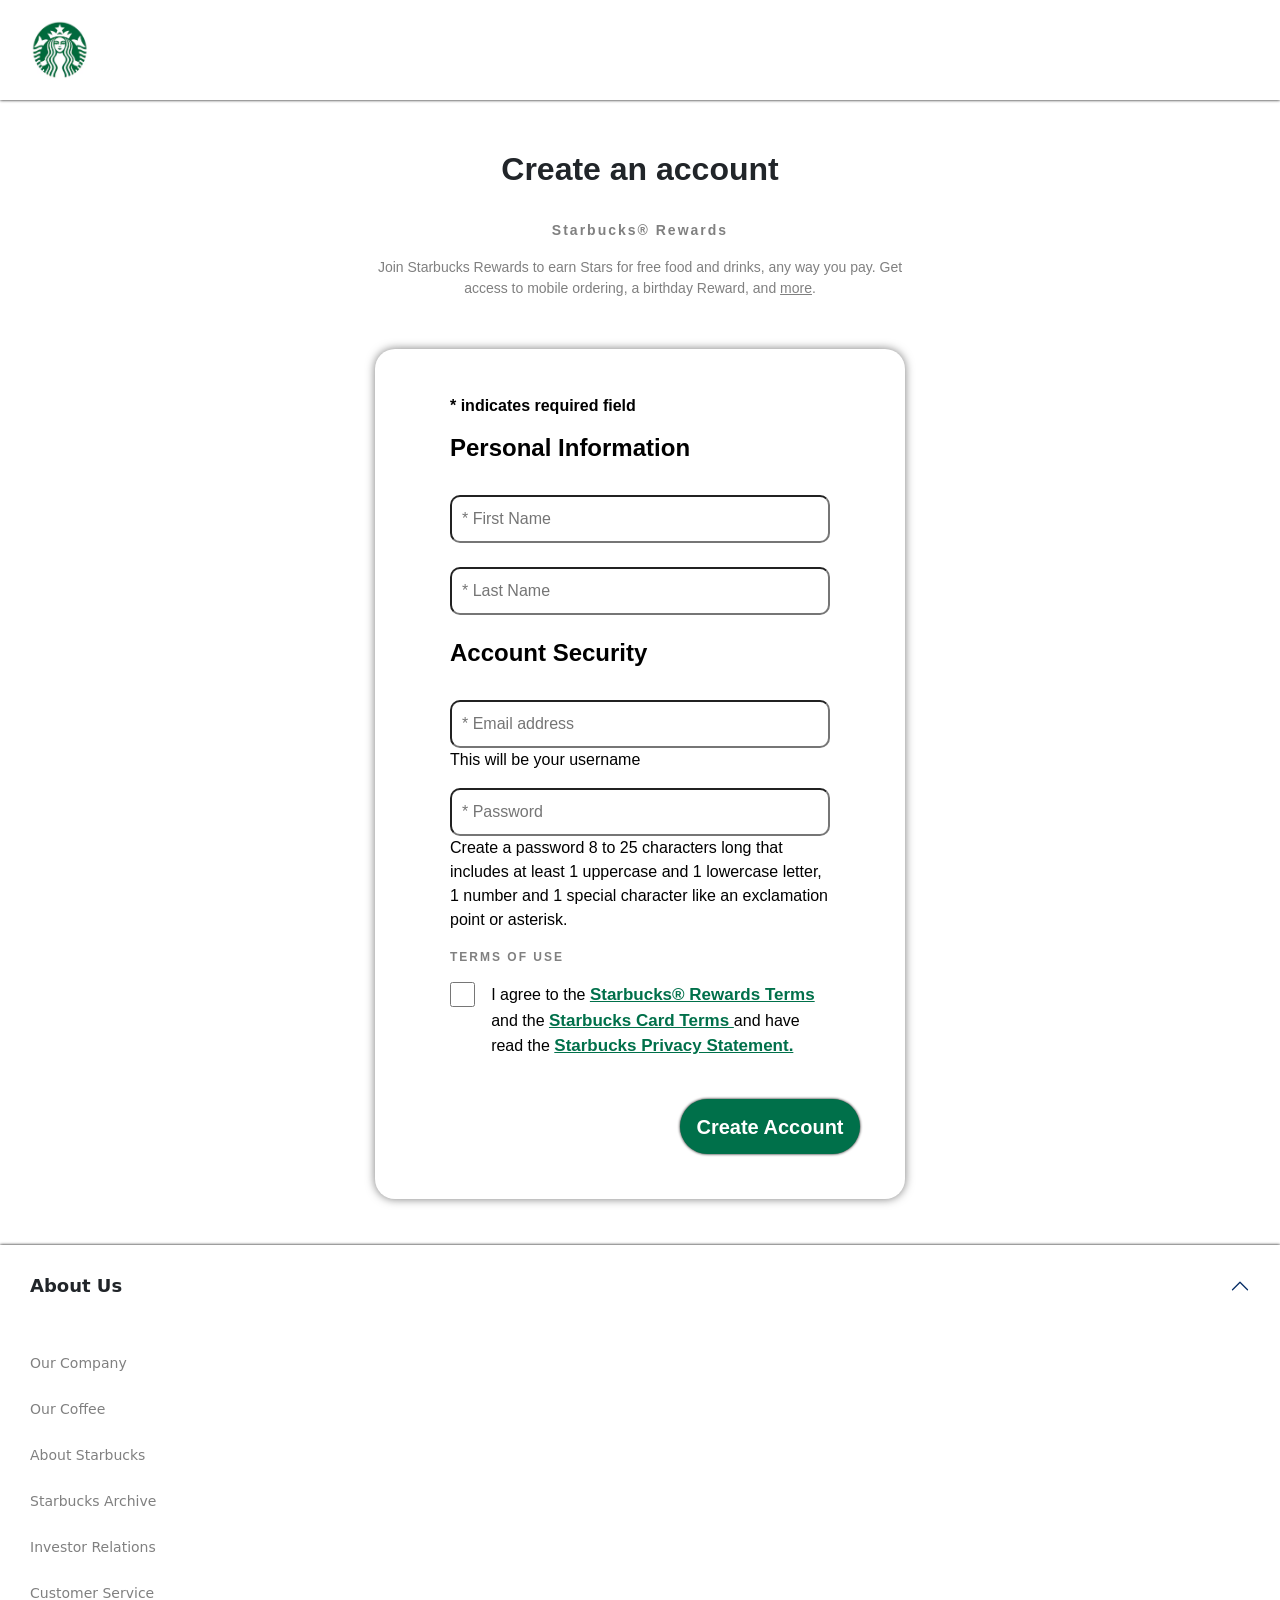
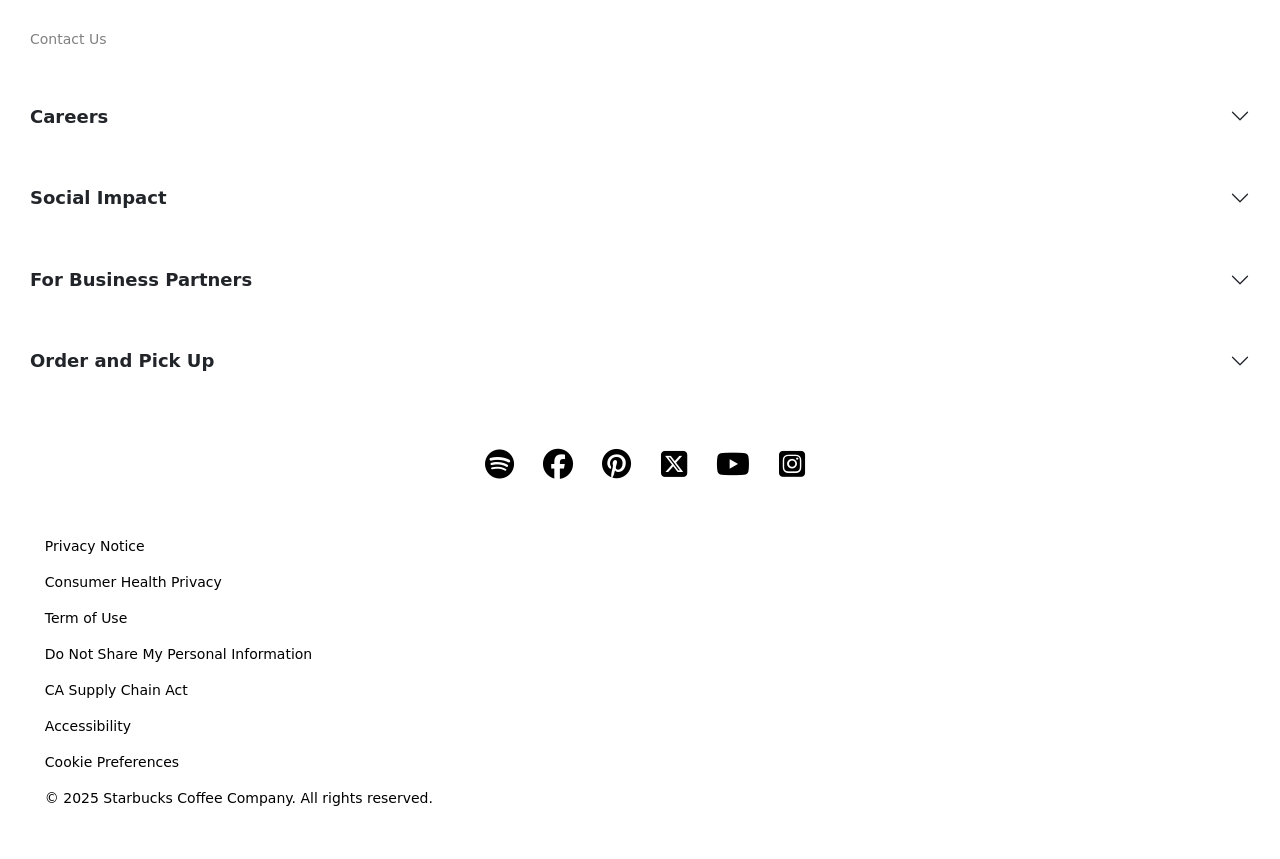
<file: Join now.html>
<!doctype html>
<html lang="en">
  <head>
    <meta charset="UTF-8" />
    <meta name="viewport" content="width=device-width, initial-scale=1.0" />
    <link
      rel="stylesheet"
      href="https://cdnjs.cloudflare.com/ajax/libs/font-awesome/6.7.2/css/all.min.css"
      integrity="sha512-Evv84Mr4kqVGRNSgIGL/F/aIDqQb7xQ2vcrdIwxfjThSH8CSR7PBEakCr51Ck+w+/U6swU2Im1vVX0SVk9ABhg=="
      crossorigin="anonymous"
      referrerpolicy="no-referrer"
    />
    <link
      href="https://cdn.jsdelivr.net/npm/bootstrap@5.0.2/dist/css/bootstrap.min.css"
      rel="stylesheet"
      integrity="sha384-EVSTQN3/azprG1Anm3QDgpJLIm9Nao0Yz1ztcQTwFspd3yD65VohhpuuCOmLASjC"
      crossorigin="anonymous"
    />
    <script
      src="https://cdn.jsdelivr.net/npm/bootstrap@5.0.2/dist/js/bootstrap.bundle.min.js"
      integrity="sha384-MrcW6ZMFYlzcLA8Nl+NtUVF0sA7MsXsP1UyJoMp4YLEuNSfAP+JcXn/tWtIaxVXM"
      crossorigin="anonymous"
    ></script>
    <title>Starbucks</title>
    <link rel="stylesheet" href="/Main.css" />
    <style>
      .signinbox,
      .underSignin {
        font-family: Arial, Helvetica, sans-serif;
      }
      .signinbox {
        width: 600px;
        height: 1100px;
        margin: auto;
        margin-top: 15px;
        padding: 35px;
      }
      .signin {
        width: 100%;
        height: 850px;
        margin-top: 50px;
        border-radius: 20px;
        box-shadow: 0 0 10px rgba(0, 0, 0, 0.522);
        padding: 45px 75px;
        display: flex;
        flex-direction: column;
        border: none;
      }
      .signin button {
        width: 180px;
        height: 60px;
        border-radius: 45px;
        font-size: 20px;
        background-color: #00704a;
        color: white;
        border: none;
        font-weight: 700;
        margin-left: 230px;
        display: flex;
        justify-content: center;
        align-items: center;
        box-shadow: 0 0 3px rgba(0, 0, 0, 1);
        transition: all 0.2s;
      }
      .signin a {
        text-decoration: underline;
        font-size: 17px;
        color: #00704a;
        font-weight: 700;
      }
      .signin p {
        font-size: 16px;
        color: black;
      }
      .signin input {
        width: 100%;
        height: 50px;
        border-radius: 10px;
        padding: 10px;
      }
      .signin a:hover {
        text-decoration: none;
      }
      .signin button:hover {
        width: 185px;
        height: 65px;
      }
      h4 {
        color: black;
        font-weight: 700;
      }
      @media screen and (max-width: 768px) {
        .signinbox {
          width: 500px;
        }
        .signin button {
          margin-left: 150px;
        }
      }
    </style>
  </head>
  <body>
    <div class="container-fluid">
      <div class="header">
        <div class="headerleft">
          <a href="/index.html"
            ><img src="/media/logostarbucks.png" alt="starbuckslogo"
          /></a>
        </div>
      </div>

      <div class="signinbox">
        <h2 style="text-align: center; font-weight: 700">Create an account</h2>
        <br />
        <p
          style="
            text-align: center;
            font-weight: 700;
            color: gray;
            letter-spacing: 2px;
          "
        >
          Starbucks® Rewards
        </p>
        <p style="text-align: center; color: gray">
          Join Starbucks Rewards to earn Stars for free food and drinks, any way
          you pay. Get access to mobile ordering, a birthday Reward, and
          <a style="text-decoration: underline; color: gray" href="">more</a>.
        </p>
        <div class="signin">
          <p style="font-size: 16px; font-weight: 600">
            * indicates required field
          </p>
          <h4>Personal Information</h4>
          <br />
          <input type="text" placeholder="* First Name" /> <br />
          <input type="text" placeholder="* Last Name" /> <br />
          <h4>Account Security</h4>
          <br />
          <input type="text" placeholder="* Email address" />
          <p>This will be your username</p>
          <input type="password" placeholder="* Password" />
          <p>
            Create a password 8 to 25 characters long that includes at least 1
            uppercase and 1 lowercase letter, 1 number and 1 special character
            like an exclamation point or asterisk.
          </p>
          <p
            style="
              font-weight: 800;
              color: gray;
              letter-spacing: 2px;
              font-size: 12px;
            "
          >
            TERMS OF USE
          </p>
          <span style="display: flex; flex-direction: row">
            <input type="checkbox" style="width: 70px; height: 25px" /> &emsp;
            <p style="">
              I agree to the <a href=""> Starbucks® Rewards Terms</a> and the
              <a href="">Starbucks Card Terms </a> and have read the
              <a href="">Starbucks Privacy Statement.</a>
            </p>
          </span>
          <br />
          <button type="submit">Create Account</button>
        </div>
      </div>

      <div class="dropdownMenu">
        <div class="accordion" id="accordionExample">
          <div class="accordion-item">
            <h2 class="accordion-header" id="headingOne">
              <button
                class="accordion-button"
                type="button"
                data-bs-toggle="collapse"
                data-bs-target="#collapseOne"
                aria-expanded="true"
                aria-controls="collapseOne"
              >
                <b>About Us</b>
              </button>
            </h2>
            <div
              id="collapseOne"
              class="collapse accordion-collapse show"
              aria-labelledby="headingOne"
              data-bs-parent="#accordionExample"
            >
              <div class="accordion-body" id="dropdown">
                <a href="">Our Company</a>
                <a href="">Our Coffee</a>
                <a href="">About Starbucks</a>
                <a href="">Starbucks Archive</a>
                <a href="">Investor Relations</a>
                <a href="">Customer Service</a>
                <a href="">Contact Us</a>
              </div>
            </div>
          </div>
          <div class="accordion-item">
            <h2 class="accordion-header" id="headingTwo">
              <button
                class="collapsed accordion-button"
                type="button"
                data-bs-toggle="collapse"
                data-bs-target="#collapseTwo"
                aria-expanded="false"
                aria-controls="collapseTwo"
              >
                <b>Careers</b>
              </button>
            </h2>
            <div
              id="collapseTwo"
              class="collapse accordion-collapse"
              aria-labelledby="headingTwo"
              data-bs-parent="#accordionExample"
            >
              <div class="accordion-body" id="dropdown">
                <a href="">Culture and Values</a>
                <a href="">Belonging at Starbucks</a>
                <a href="">College Achievement Plan</a>
                <a href="">Alumni Community</a>
                <a href="">U.S. Careers</a>
                <a href="">International Carreers</a>
              </div>
            </div>
          </div>
          <div class="accordion-item">
            <h2 class="accordion-header" id="headingThree">
              <button
                class="collapsed accordion-button"
                type="button"
                data-bs-toggle="collapse"
                data-bs-target="#collapseThree"
                aria-expanded="false"
                aria-controls="collapseThree"
              >
                <b>Social Impact</b>
              </button>
            </h2>
            <div
              id="collapseThree"
              class="collapse accordion-collapse"
              aria-labelledby="headingThree"
              data-bs-parent="#accordionExample"
            >
              <div class="accordion-body" id="dropdown">
                <a href="">Communities</a>
                <a href="">Starbucks Foundation</a>
                <a href="">Sustainability</a>
                <a href="">Environmental and Social Impact Reporting</a>
              </div>
            </div>
          </div>
          <div class="accordion-item">
            <h2 class="accordion-header" id="headingFour">
              <button
                class="collapsed accordion-button"
                type="button"
                data-bs-toggle="collapse"
                data-bs-target="#collapseFour"
                aria-expanded="false"
                aria-controls="collapseFour"
              >
                <b>For Business Partners</b>
              </button>
            </h2>
            <div
              id="collapseFour"
              class="collapse accordion-collapse"
              aria-labelledby="headingFour"
              data-bs-parent="#accordionExample"
            >
              <div class="accordion-body" id="dropdown">
                <a href="">Landlord Support Center</a>
                <a href="">Suppliers</a>
                <a href="">Corporate Gift Card Sales</a>
                <a href="">Office and Foodservice Coffee</a>
              </div>
            </div>
          </div>
          <div class="accordion-item">
            <h2 class="accordion-header" id="headingFive">
              <button
                class="collapsed accordion-button"
                type="button"
                data-bs-toggle="collapse"
                data-bs-target="#collapseFive"
                aria-expanded="false"
                aria-controls="collapseFive"
              >
                <b>Order and Pick Up</b>
              </button>
            </h2>
            <div
              id="collapseFive"
              class="collapse accordion-collapse"
              aria-labelledby="headingFive"
              data-bs-parent="#accordionExample"
            >
              <div class="accordion-body" id="dropdown">
                <a href="">Order on the App</a>
                <a href="">Order on the Web</a>
                <a href="">Delivery</a>
                <a href="">Order and Pick Up Options</a>
                <a href="">Explore and Find Coffee for Home</a>
              </div>
            </div>
          </div>
        </div>
        <div class="iconMedia">
          <a href=""><i class="fa-brands fa-spotify"></i></a>
          <a href=""><i class="fa-brands fa-facebook"></i></a>
          <a href=""><i class="fa-brands fa-pinterest"></i></a>
          <a href=""><i class="fa-brands fa-square-x-twitter"></i></a>
          <a href=""><i class="fa-brands fa-youtube"></i></a>
          <a href=""><i class="fa-brands fa-square-instagram"></i></a>
        </div>
        <br />
        <div class="endpage">
          <a href="">Privacy Notice</a>
          <a href="">Consumer Health Privacy</a>
          <a href="">Term of Use</a>
          <a href="">Do Not Share My Personal Information</a>
          <a href="">CA Supply Chain Act</a>
          <a href="">Accessibility</a>
          <a href="">Cookie Preferences</a>
          <p style="margin-bottom: 50px">
            © 2025 Starbucks Coffee Company. All rights reserved.
          </p>
        </div>
      </div>
    </div>
  </body>
</html>
</file>
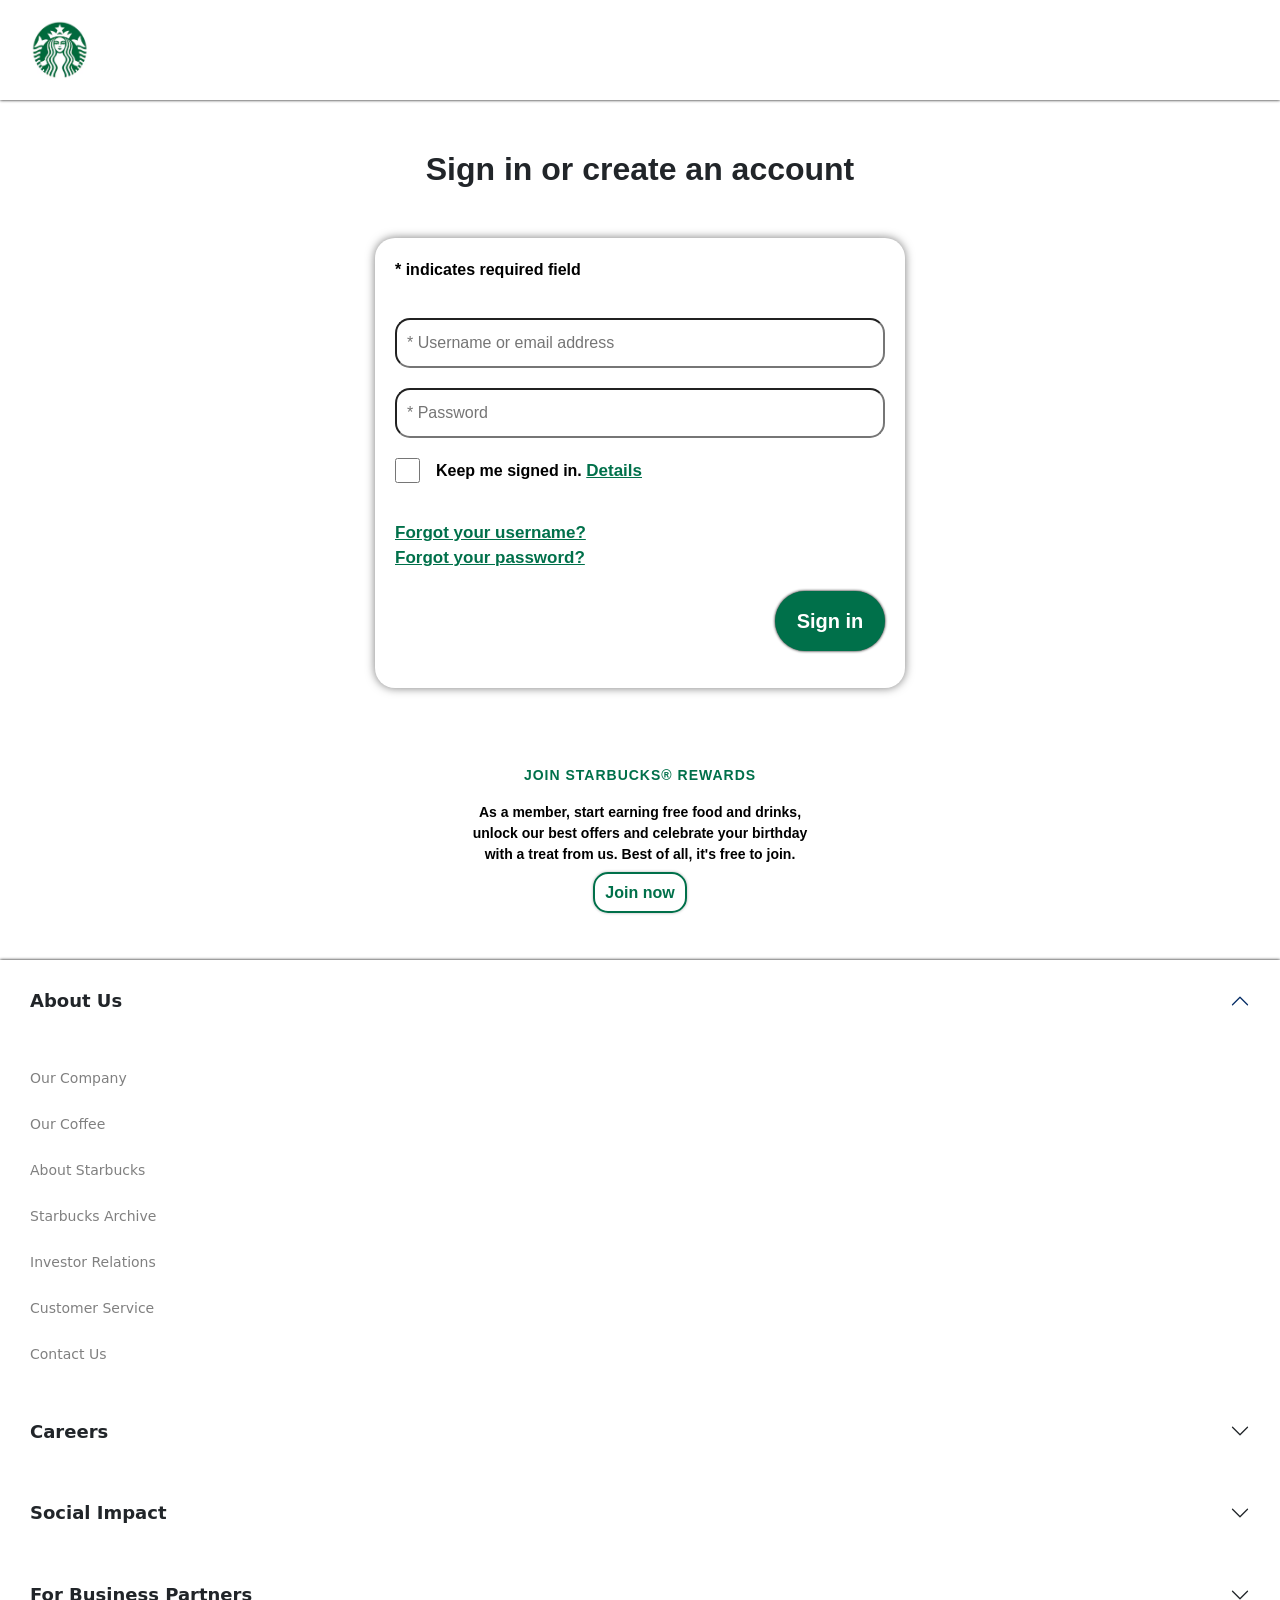
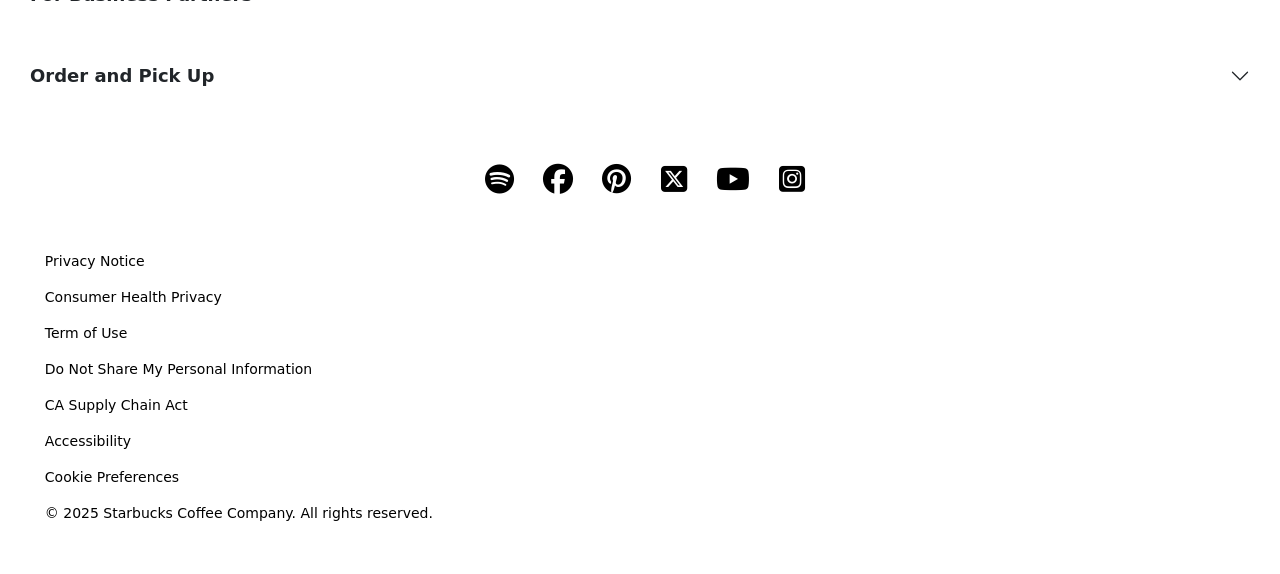
<file: Sign in.html>
<!doctype html>
<html lang="en">
  <head>
    <meta charset="UTF-8" />
    <meta name="viewport" content="width=device-width, initial-scale=1.0" />
    <link
      rel="stylesheet"
      href="https://cdnjs.cloudflare.com/ajax/libs/font-awesome/6.7.2/css/all.min.css"
      integrity="sha512-Evv84Mr4kqVGRNSgIGL/F/aIDqQb7xQ2vcrdIwxfjThSH8CSR7PBEakCr51Ck+w+/U6swU2Im1vVX0SVk9ABhg=="
      crossorigin="anonymous"
      referrerpolicy="no-referrer"
    />
    <link
      href="https://cdn.jsdelivr.net/npm/bootstrap@5.0.2/dist/css/bootstrap.min.css"
      rel="stylesheet"
      integrity="sha384-EVSTQN3/azprG1Anm3QDgpJLIm9Nao0Yz1ztcQTwFspd3yD65VohhpuuCOmLASjC"
      crossorigin="anonymous"
    />
    <script
      src="https://cdn.jsdelivr.net/npm/bootstrap@5.0.2/dist/js/bootstrap.bundle.min.js"
      integrity="sha384-MrcW6ZMFYlzcLA8Nl+NtUVF0sA7MsXsP1UyJoMp4YLEuNSfAP+JcXn/tWtIaxVXM"
      crossorigin="anonymous"
    ></script>
    <title>Starbucks</title>
    <link rel="stylesheet" href="/Main.css" />
    <style>
      .signinbox,
      .underSignin {
        font-family: Arial, Helvetica, sans-serif;
      }
      .signinbox {
        width: 600px;
        height: 600px;
        margin: auto;
        margin-top: 15px;
        padding: 35px;
      }
      .signin {
        width: 100%;
        height: 450px;
        margin-top: 50px;
        border-radius: 20px;
        box-shadow: 0 0 10px rgba(0, 0, 0, 0.522);
        padding: 20px;
        display: flex;
        flex-direction: column;
        gap: 20px;
        border: none;
      }
      .signin button {
        width: 110px;
        height: 60px;
        border-radius: 45px;
        font-size: 20px;
        background-color: #00704a;
        color: white;
        border: none;
        font-weight: 700;
        margin-left: 380px;
        display: flex;
        justify-content: center;
        align-items: center;
        box-shadow: 0 0 3px rgba(0, 0, 0, 1);
        transition: all 0.2s;
      }
      .signin a {
        text-decoration: underline;
        font-size: 17px;
        color: #00704a;
        font-weight: 700;
      }
      .signin p {
        font-size: 16px;
        font-weight: 600;
        color: black;
      }
      .signin input {
        width: 100%;
        height: 50px;
        border-radius: 15px;
        padding: 10px;
      }
      .signin a:hover {
        text-decoration: none;
      }
      .signin button:hover {
        width: 112px;
        height: 62px;
      }
      .underSignin {
        width: 385px;
        text-align: center;
        margin: 25px auto;
        padding: 25px;
        color: black;
        font-weight: 600;
      }
      .underSignin a {
        text-decoration: none;
        color: #00704a;
        padding: 10px;
        border-radius: 15px;
        transition: all 0.2s;
        box-shadow: 0 0 3px rgba(0, 0, 0, 0.315);
        border: 2px solid #00704a;
      }
      .underSignin a:hover {
        background-color: #00704a;
        color: white;
      }
      @media screen and (max-width: 768px) {
        .signinbox {
          width: 500px;
        }
        .signin button {
          margin-left: 280px;
        }
      }
    </style>
  </head>
  <body>
    <div class="container-fluid">
      <div class="header">
        <div class="headerleft">
          <a href="/index.html"
            ><img src="/media/logostarbucks.png" alt="starbuckslogo"
          /></a>
        </div>
      </div>

      <div class="signinbox">
        <h2 style="text-align: center; font-weight: 700">
          Sign in or create an account
        </h2>
        <div class="signin">
          <p>* indicates required field</p>
          <input type="text" placeholder="* Username or email address" />
          <input type="password" placeholder="* Password" />
          <span style="display: flex; flex-direction: row">
            <input type="checkbox" style="width: 25px; height: 25px" /> &emsp;
            <p style="">Keep me signed in. <a href="">Details</a></p>
          </span>
          <span>
            <a href="">Forgot your username?</a> <br />
            <a href="">Forgot your password?</a>
          </span>
          <button type="submit">Sign in</button>
        </div>
      </div>

      <div class="underSignin">
        <p style="color: #00704a; font-weight: 700; letter-spacing: 1px">
          JOIN STARBUCKS® REWARDS
        </p>
        <p>
          As a member, start earning free food and drinks, unlock our best
          offers and celebrate your birthday with a treat from us. Best of all,
          it's free to join.
        </p>
        <a href="/Join now.html">Join now</a>
      </div>

      <div class="dropdownMenu">
        <div class="accordion" id="accordionExample">
          <div class="accordion-item">
            <h2 class="accordion-header" id="headingOne">
              <button
                class="accordion-button"
                type="button"
                data-bs-toggle="collapse"
                data-bs-target="#collapseOne"
                aria-expanded="true"
                aria-controls="collapseOne"
              >
                <b>About Us</b>
              </button>
            </h2>
            <div
              id="collapseOne"
              class="collapse accordion-collapse show"
              aria-labelledby="headingOne"
              data-bs-parent="#accordionExample"
            >
              <div class="accordion-body" id="dropdown">
                <a href="">Our Company</a>
                <a href="">Our Coffee</a>
                <a href="">About Starbucks</a>
                <a href="">Starbucks Archive</a>
                <a href="">Investor Relations</a>
                <a href="">Customer Service</a>
                <a href="">Contact Us</a>
              </div>
            </div>
          </div>
          <div class="accordion-item">
            <h2 class="accordion-header" id="headingTwo">
              <button
                class="collapsed accordion-button"
                type="button"
                data-bs-toggle="collapse"
                data-bs-target="#collapseTwo"
                aria-expanded="false"
                aria-controls="collapseTwo"
              >
                <b>Careers</b>
              </button>
            </h2>
            <div
              id="collapseTwo"
              class="collapse accordion-collapse"
              aria-labelledby="headingTwo"
              data-bs-parent="#accordionExample"
            >
              <div class="accordion-body" id="dropdown">
                <a href="">Culture and Values</a>
                <a href="">Belonging at Starbucks</a>
                <a href="">College Achievement Plan</a>
                <a href="">Alumni Community</a>
                <a href="">U.S. Careers</a>
                <a href="">International Carreers</a>
              </div>
            </div>
          </div>
          <div class="accordion-item">
            <h2 class="accordion-header" id="headingThree">
              <button
                class="collapsed accordion-button"
                type="button"
                data-bs-toggle="collapse"
                data-bs-target="#collapseThree"
                aria-expanded="false"
                aria-controls="collapseThree"
              >
                <b>Social Impact</b>
              </button>
            </h2>
            <div
              id="collapseThree"
              class="collapse accordion-collapse"
              aria-labelledby="headingThree"
              data-bs-parent="#accordionExample"
            >
              <div class="accordion-body" id="dropdown">
                <a href="">Communities</a>
                <a href="">Starbucks Foundation</a>
                <a href="">Sustainability</a>
                <a href="">Environmental and Social Impact Reporting</a>
              </div>
            </div>
          </div>
          <div class="accordion-item">
            <h2 class="accordion-header" id="headingFour">
              <button
                class="collapsed accordion-button"
                type="button"
                data-bs-toggle="collapse"
                data-bs-target="#collapseFour"
                aria-expanded="false"
                aria-controls="collapseFour"
              >
                <b>For Business Partners</b>
              </button>
            </h2>
            <div
              id="collapseFour"
              class="collapse accordion-collapse"
              aria-labelledby="headingFour"
              data-bs-parent="#accordionExample"
            >
              <div class="accordion-body" id="dropdown">
                <a href="">Landlord Support Center</a>
                <a href="">Suppliers</a>
                <a href="">Corporate Gift Card Sales</a>
                <a href="">Office and Foodservice Coffee</a>
              </div>
            </div>
          </div>
          <div class="accordion-item">
            <h2 class="accordion-header" id="headingFive">
              <button
                class="collapsed accordion-button"
                type="button"
                data-bs-toggle="collapse"
                data-bs-target="#collapseFive"
                aria-expanded="false"
                aria-controls="collapseFive"
              >
                <b>Order and Pick Up</b>
              </button>
            </h2>
            <div
              id="collapseFive"
              class="collapse accordion-collapse"
              aria-labelledby="headingFive"
              data-bs-parent="#accordionExample"
            >
              <div class="accordion-body" id="dropdown">
                <a href="">Order on the App</a>
                <a href="">Order on the Web</a>
                <a href="">Delivery</a>
                <a href="">Order and Pick Up Options</a>
                <a href="">Explore and Find Coffee for Home</a>
              </div>
            </div>
          </div>
        </div>
        <div class="iconMedia">
          <a href=""><i class="fa-brands fa-spotify"></i></a>
          <a href=""><i class="fa-brands fa-facebook"></i></a>
          <a href=""><i class="fa-brands fa-pinterest"></i></a>
          <a href=""><i class="fa-brands fa-square-x-twitter"></i></a>
          <a href=""><i class="fa-brands fa-youtube"></i></a>
          <a href=""><i class="fa-brands fa-square-instagram"></i></a>
        </div>
        <br />
        <div class="endpage">
          <a href="">Privacy Notice</a>
          <a href="">Consumer Health Privacy</a>
          <a href="">Term of Use</a>
          <a href="">Do Not Share My Personal Information</a>
          <a href="">CA Supply Chain Act</a>
          <a href="">Accessibility</a>
          <a href="">Cookie Preferences</a>
          <p style="margin-bottom: 50px">
            © 2025 Starbucks Coffee Company. All rights reserved.
          </p>
        </div>
      </div>
    </div>
  </body>
</html>
</file>
<file: Main.css>
*{
    margin: 0;
    padding: 0;
    box-sizing: border-box;
}
.container-fluid{
    width: 100%;
    background-color: #ffffff;
    margin: 0;
    padding: 0;
}
.header{
    width: 100%;
    height: 100px;
    background-color: white;
    left: 0;
    top: 0;
    box-shadow: 0 0 3px rgba(0, 0, 0, 1);
    display: flex;
    flex-direction: row;
    z-index: 1000;
}
.headerleft{
    width: 50%;
    height: 100%;
    display: flex;
    flex-direction: row;
    justify-content: flex-start;
    align-items: center;
}
.headerleft img{
    width: 60px;
    height: 60px;
    margin-left: 8%;
}
.headerleft a{
    color: black;
    margin-left: 4%;
    font-size: 14px;
    font-weight: 800;
    text-decoration: none;
    letter-spacing: 3px;
    font-family: 'Franklin Gothic Medium', 'Arial Narrow', Arial, sans-serif;
    text-align: center;
}
.headerleft a:hover{
    color: #00704A;
}
.headerright{
    width: 50%;
    height: 100%;
    display: flex;
    flex-direction: row;
    justify-content: flex-end;
    align-items: center;
}
.headerright a{
    color: black;
    margin-right: 3%;
    font-size: 14px;
    font-weight: 800;
    text-decoration: none;
    font-family: 'Franklin Gothic Medium', 'Arial Narrow', Arial, sans-serif;
}
#location {
    margin-right: 15%;
}
#location:hover{
    color: #00704A;
}
#btn{
    width: 90px;
    height: 40px;
    background-color: white;
    color: black;
    display: flex;
    justify-content: center;
    align-items: center;
    border: 1px solid black;
    border-radius: 25px;
    box-shadow: 0 0 3px rgba(0, 0, 0, 1);
}
#btn:hover{
    background-color: #00704A;
    color: white;
}
.main-content {
    margin-top: 40px;
}
.box-container {
    max-width: 1400px;
    margin: auto;
    display: flex;
    flex-direction: column;
}

.box1{
    width: 100%;
    max-height: 600px;
    display: flex;
    flex-direction: row;
    background-color: #36472E;
    margin-bottom: 30px;
}
.box1left{
    width: 50%;
}
.box1right{
    width: 50%;
    display: flex;
    justify-content: center;
    align-items: center;
    flex-direction: column;
}
.box1right h1{
    width: 80%;
    text-align: center;
    color: white;
    font-size: 45px;
    font-weight: 600;
    letter-spacing: 3px;
    margin-bottom: 25px;
    font-family: 'Franklin Gothic Medium', 'Arial Narrow', Arial, sans-serif;
}
.box1right p{
    text-align: center;
    width: 80%;
    color: white;
    font-size: 20px;
    font-weight: 200;
    letter-spacing: 1px;
    font-family: 'Franklin Gothic Medium', 'Arial Narrow', Arial, sans-serif;
}
.box1right a{
    color: white;
    text-decoration: none;
    border: 1px solid white;
    border-radius: 25px;
    display: flex;
    justify-content: center;
    align-items: center;
    width: 140px;
    height: 40px;
    font-weight: 500;
    margin-top: 5px;
    font-family: 'Franklin Gothic Medium', 'Arial Narrow', Arial, sans-serif;
}
.box1right a:hover{
    background-color: white;
    color: #36472E;
    font-weight: 600;
}
.box1left img{
    max-height: 600px;
    width: 100%;
}

.box2{
    width: 100%;
    max-height: 600px;
    display: flex;
    flex-direction: row;
    background-color: #36472E;
    margin-bottom: 30px;
}
.box2left{
    width: 50%;
    display: grid;
    place-items: center;
}
.box2right{
    width: 50%;
    display: flex;
    justify-content: center;
    align-items: center;
    flex-direction: column;
    padding: 20px;
}
.box2right h1{
    color: white;
    text-align: center;
    font-size: 35px;
    font-weight: 600;
    margin-bottom: 25px;
    font-family: 'Franklin Gothic Medium', 'Arial Narrow', Arial, sans-serif;
}
.box2right p{
    color: white;
    font-size: 17px;
    width: 80%;
    text-align: center;
    font-family: 'Franklin Gothic Medium', 'Arial Narrow', Arial, sans-serif;
}
.box2right a{
    color: white;
    text-decoration: none;
    border: 1px solid white;
    border-radius: 25px;
    display: flex;
    justify-content: center;
    align-items: center;
    width: 140px;
    height: 40px;
    font-weight: 500;
    margin-top: 5px;
    font-family: 'Franklin Gothic Medium', 'Arial Narrow', Arial, sans-serif;
}
.box2right a:hover{
    background-color: white;
    color: #36472E;
    font-weight: 600;
}
.box2left img{
    width: 100%;
    max-height: 600px;
}
.textbelowbox{
    width: 60%;
    margin: auto;
}
.textbelowbox p{
    text-align: center;
    margin-top: 50px;
    font-size: 14px;
    font-family: 'Franklin Gothic Medium', 'Arial Narrow', Arial, sans-serif;
}
.dropdownMenu{
    width: 100%;
    height: 430px;
    box-shadow: 0 0 3px rgba(0, 0, 0, 1);
    margin-top: 30px;
    transition: height 0.3s ease;
}
.accordion-button:focus {
    box-shadow: none; /* Removes the blue outline */
}

.accordion-button:not(.collapsed) {
    background-color: transparent !important; /* Removes the blue background */
    color: inherit; /* Keeps the default text color */
    box-shadow: none;
}

.accordion-button {
    padding: 30px; /* Makes the button bigger */
    font-size: 18px; /* Increases text size */
    border: none; /* Removes the border */
}

.accordion-item {
    border: none; /* Removes the border between accordion items */
}

#dropdown{
    display: flex;
    flex-direction: column;
    gap: 5px;
}

#dropdown a{
    font-size: 14px;
    text-decoration: none;
    color: gray;
    padding: 10px;
    font-weight: 500;
}

#dropdown a:hover{
    color: black;
}

.iconMedia {
    width: 95%;
    margin: auto;
    height: 70px;
    background-color: #ffffff;
    margin-top: 40px;
    transition: margin-top 0.3s ease;
    text-align: center;
}

.iconMedia a>i{
    font-size: 30px;
    text-align: center;
    padding: 7px;
    color: black;
    transition: 0.5s all;
    margin-left: 10px;
    border-radius: 50%;
}

.iconMedia a>i:hover {
    font-size: 32px;
    background-color: rgb(0, 0, 0);
    color: white;
}

.endpage {
    width: 93%;
    margin: auto;
    display: flex;
    flex-direction: column;
    gap: 15px;
}

.endpage a,p{
    font-size: 14px;
    text-decoration: none;
    color: black;
    transition: 0.5s all;
}

.endpage a:hover{
    text-decoration: underline;
    font-size: 15px;
}

/*media query for ipad*/
@media screen and (max-width: 768px) {
    .header {
        flex-direction: column;
        height: auto;
        align-items: center;
        padding: 10px;
    }
    .headerleft, .headerright {
        width: 100%;
    }
    .headerright {
        margin-top: 10px;
    }
    .box1right h1{
        font-size: 28px;
    }
    .box1right p{
        font-size: 15px;
    }
    .box1right a{
        font-size: 13px;
        width: 100px;
        height: 30px;
    }
    .box2left{
        width: 50%;
        display: grid;
        place-items: center;
    }
    .box2left img{
        max-width: 100%;
        max-height: 100%;
    }
    .box2right h1{
        font-size: 21px;
    }
    .box2right p{
        font-size: 15px;
    }
    .box2right a{
        font-size: 13px;
        width: 100px;
        height: 30px;
    }
    .textbelowbox{
        width: 90%;
        margin: auto;
    }
    .textbelowbox p{
        font-size: 12px;
    }
    .accordion-button b{
        font-size: 15px;
    }
    .accordion-body a{
        font-size: 12px;
    }
}
/*media query for iphone*/
@media screen and (max-width: 500px) {
    .header {
        flex-direction: column;
        height: auto;
        align-items: center;
        padding: 10px;
    }
    .headerleft, .headerright {
        width: 100%;
        justify-content: center;
    }
    .headerright {
        margin-top: 10px;
        text-align: center;
    }
    .box1{
        flex-direction: column;
    }
    .box1left{
        width: 100%;
    }
    .box1right{
        width: 100%;
        padding: 25px;
    }
    .box2{
        flex-direction: column;
    }
    .box2left{
        width: 100%;
    }
    .box2right{
        width: 100%;
    }
    .textbelowbox{
        width: 100%;
        margin: auto;
    }
    .textbelowbox p{
        font-size: 12px;
    }
}
</file>
